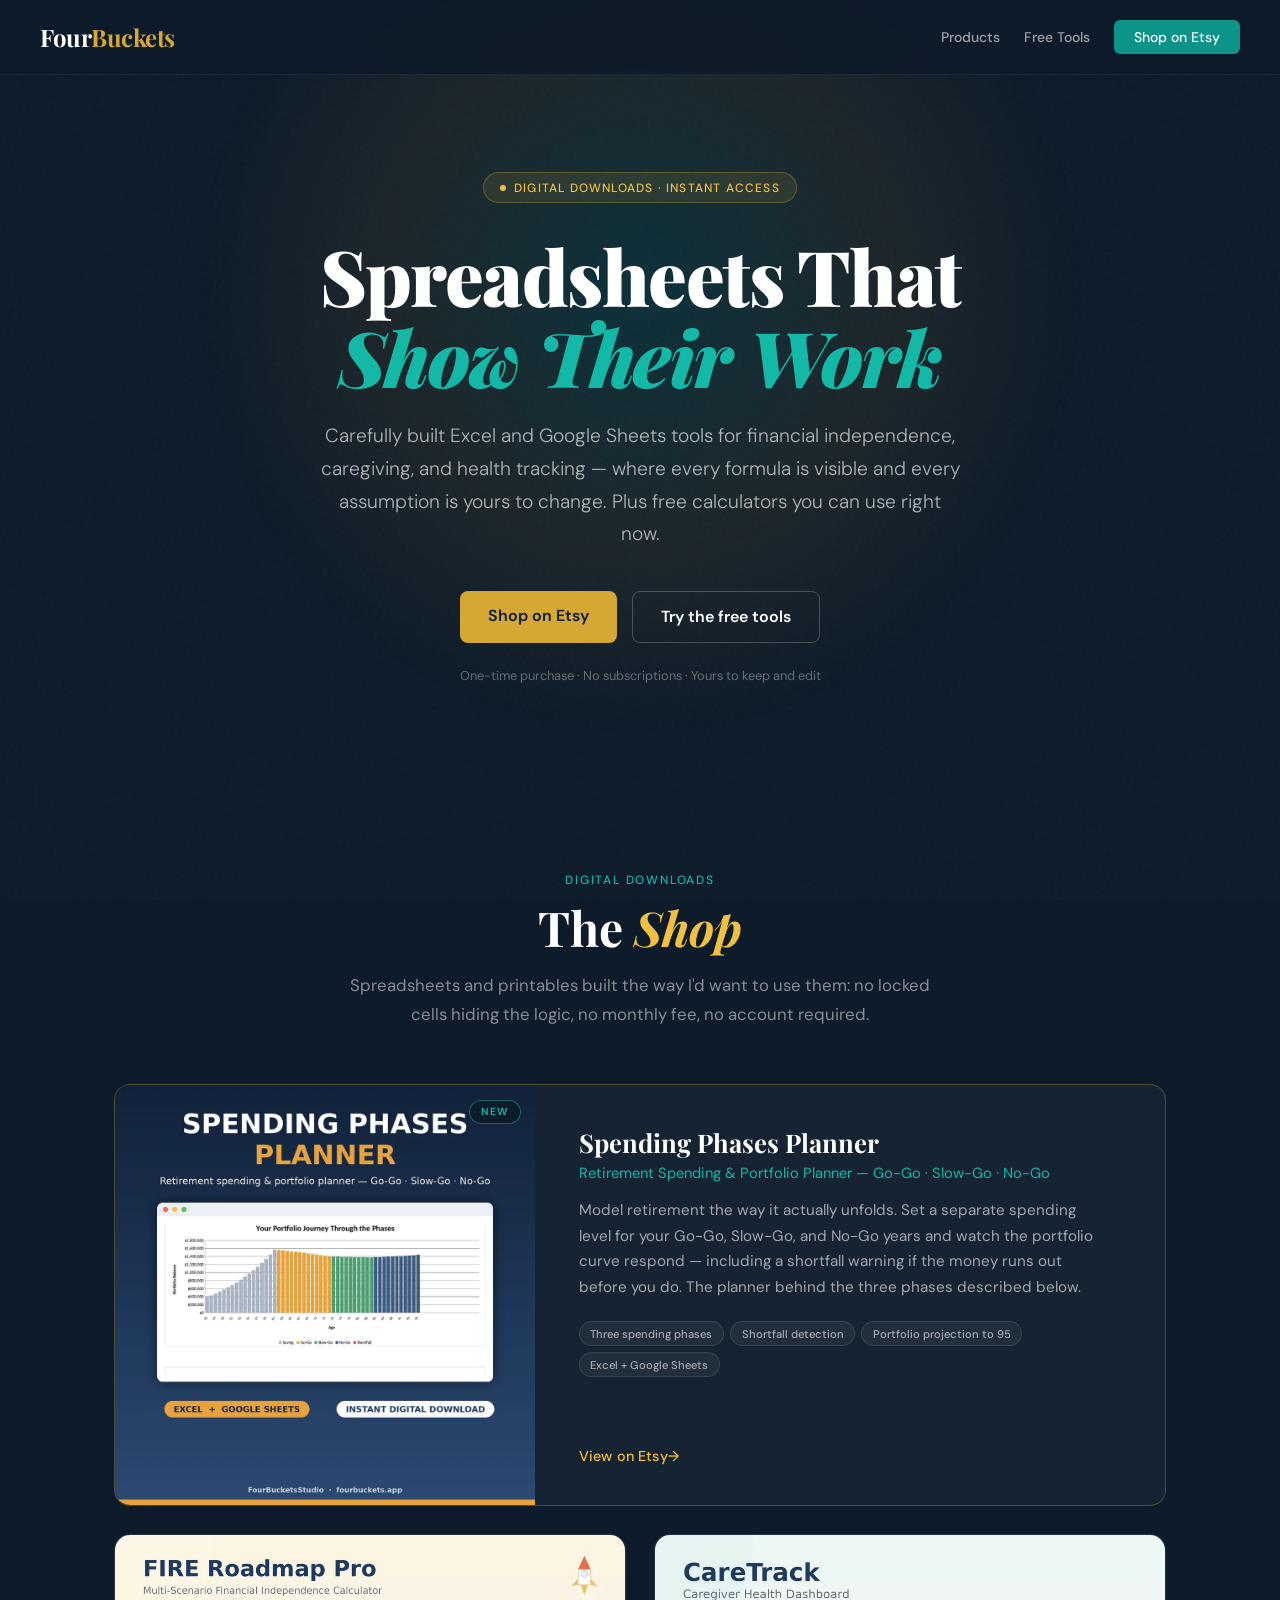
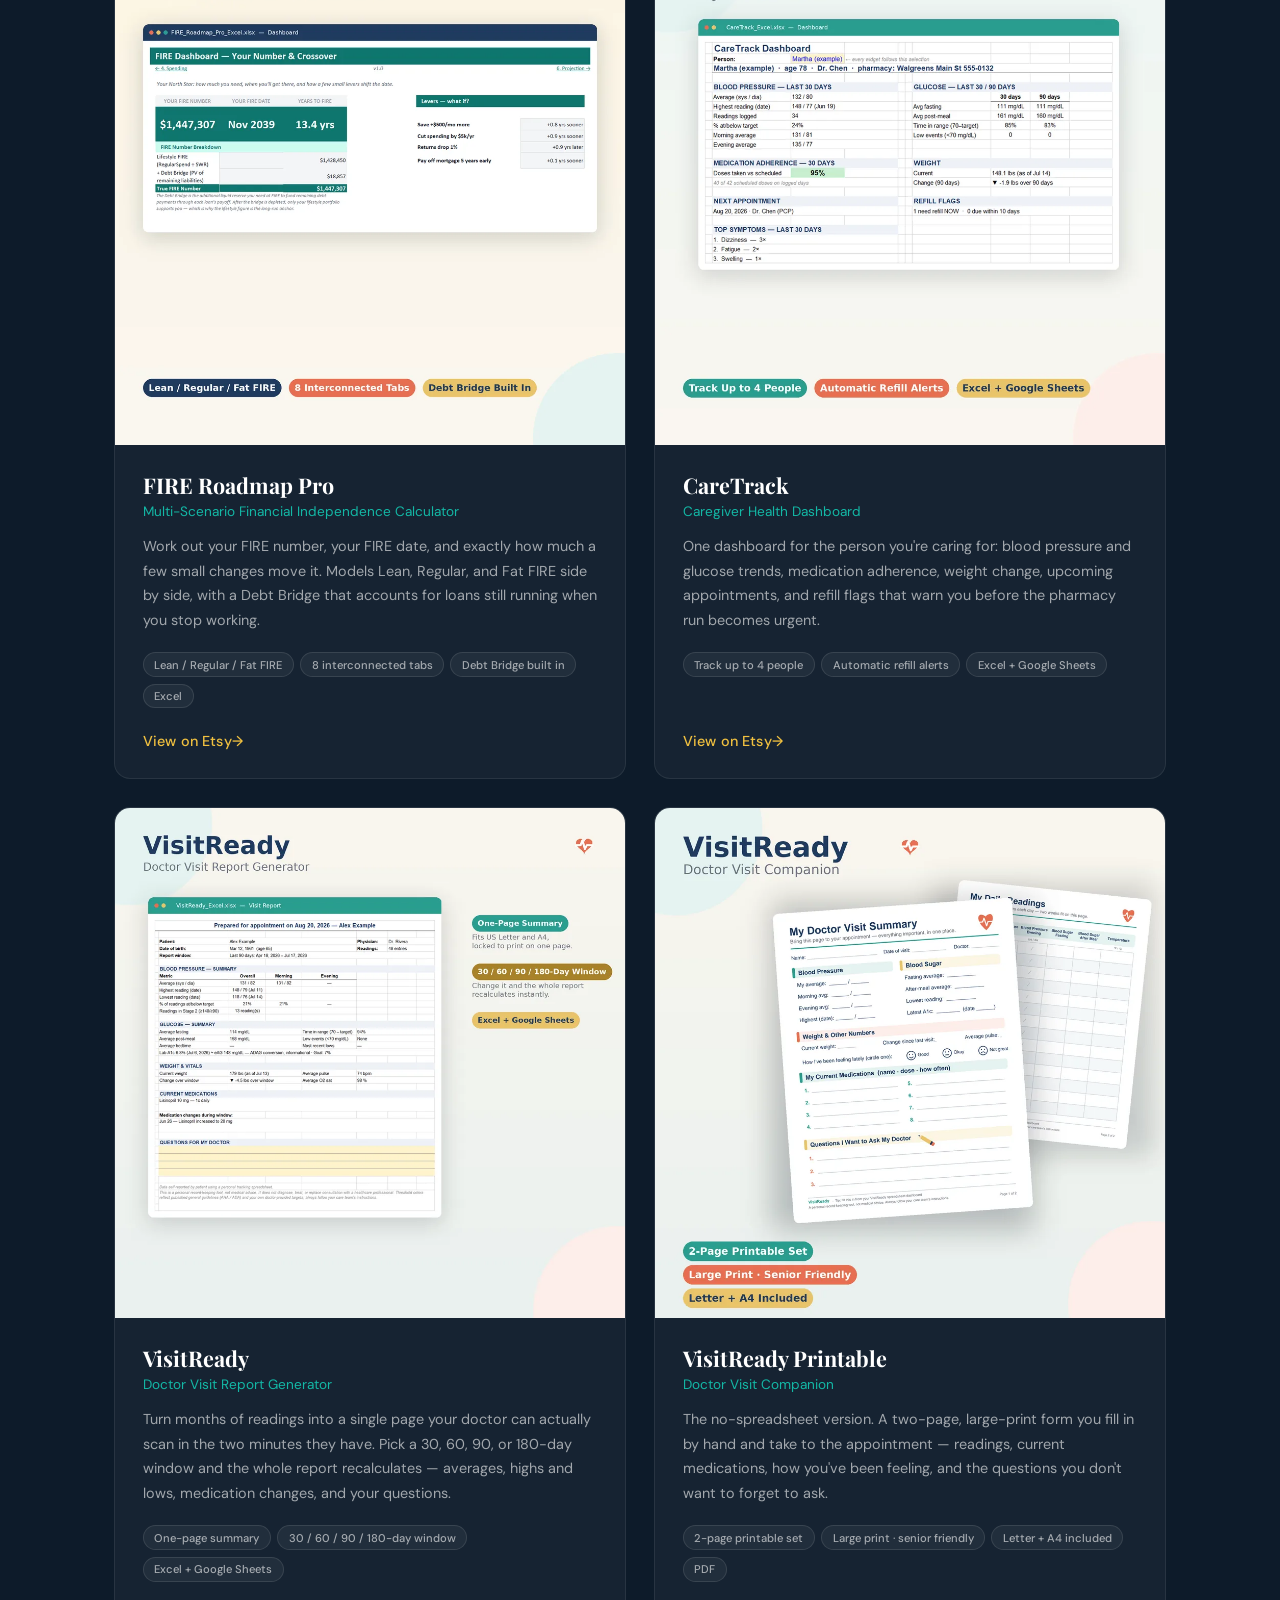
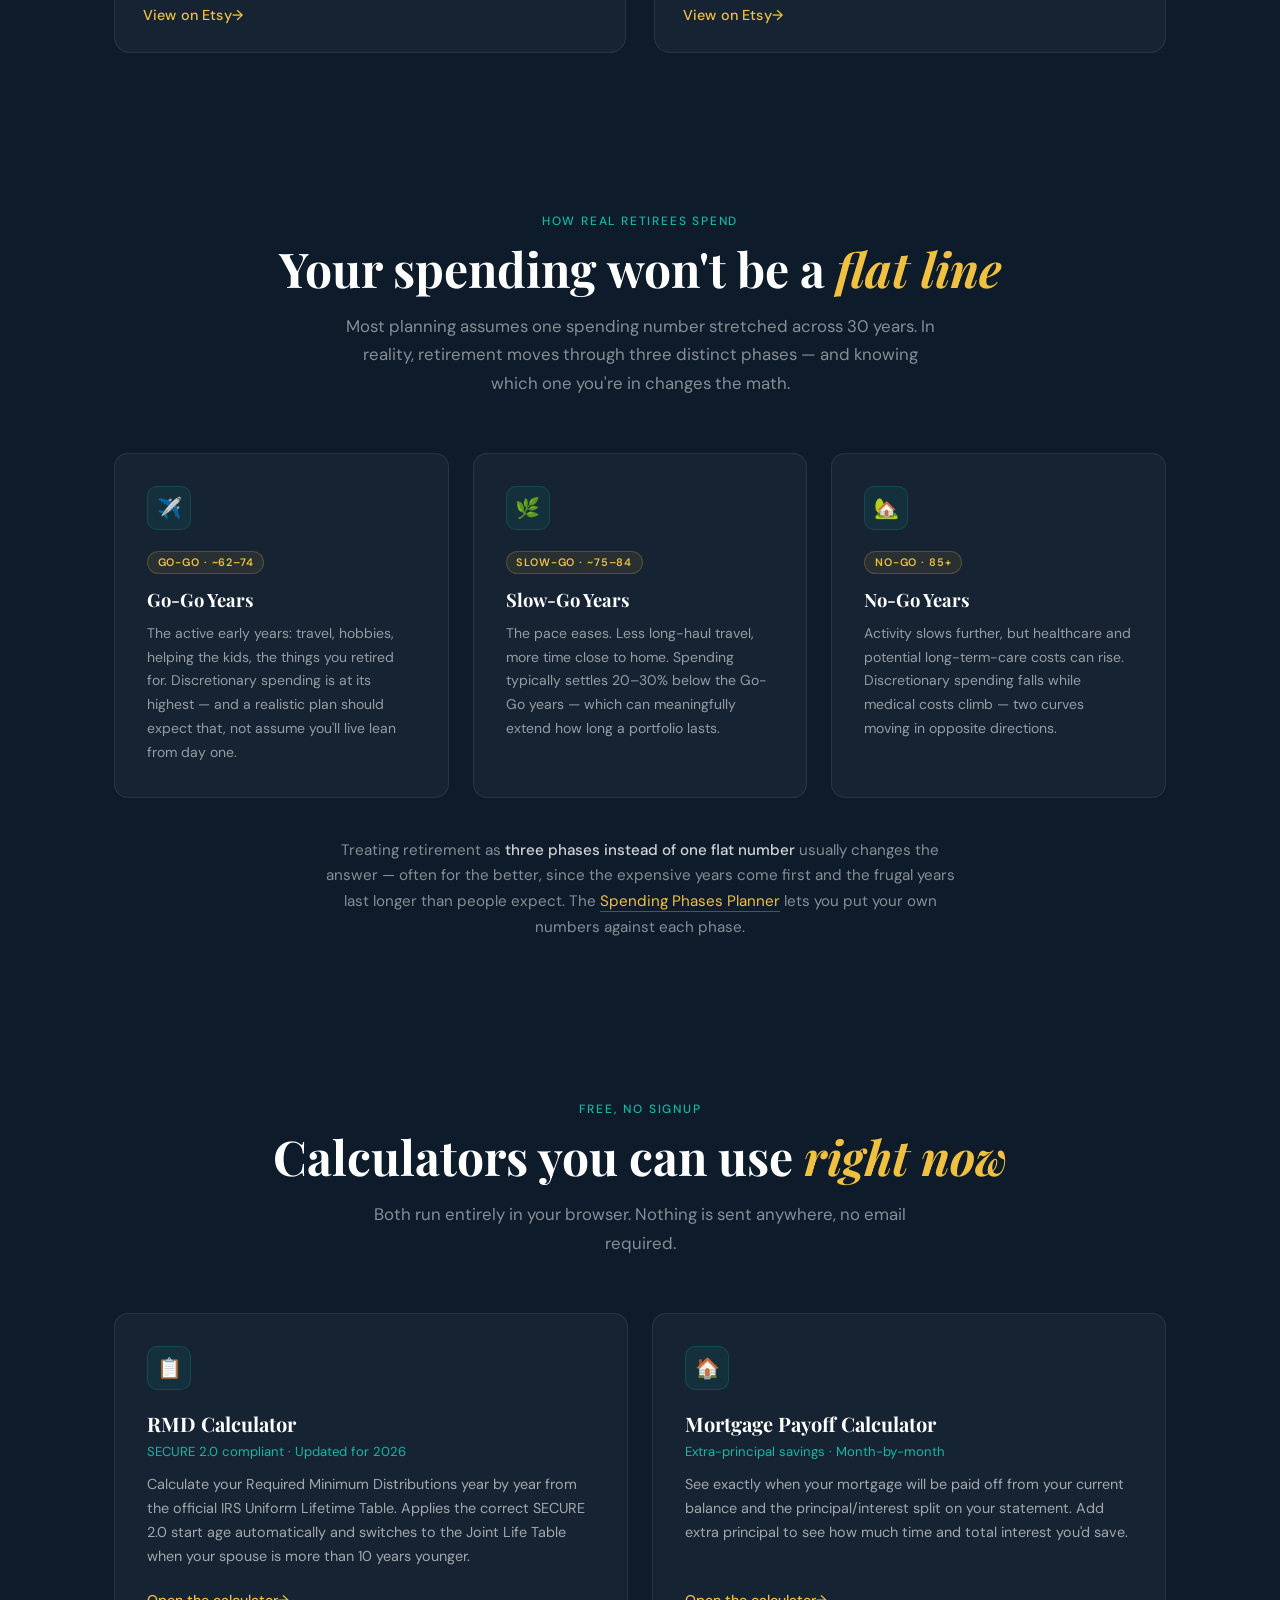
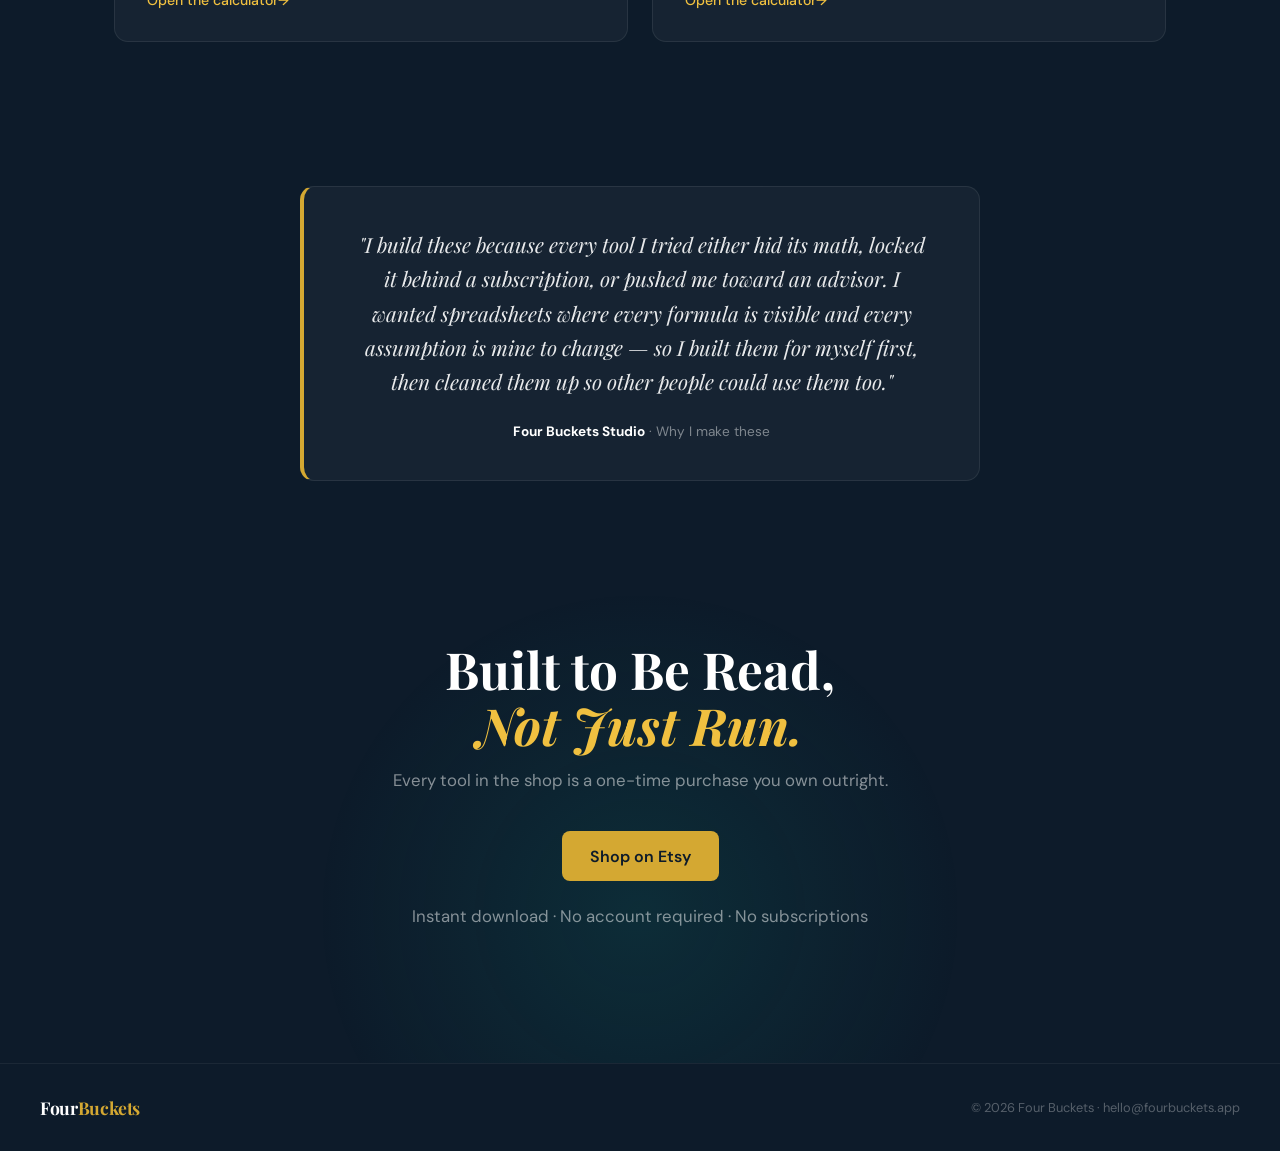
<file: index.html>
<!DOCTYPE html>
<html lang="en">
<head>
<meta charset="UTF-8">
<meta name="viewport" content="width=device-width, initial-scale=1.0">
<title>Four Buckets Studio — Spreadsheets &amp; Printables for FIRE, Retirement &amp; Caregiving</title>
<meta name="description" content="Carefully built Excel and Google Sheets tools for financial independence, caregiving, and doctor visits — plus free retirement calculators. No subscriptions.">
<meta name="robots" content="index,follow,max-image-preview:large">
<link rel="canonical" href="https://fourbuckets.app/">

<!-- Open Graph -->
<meta property="og:title" content="Four Buckets Studio — Spreadsheets & Printables for FIRE, Retirement & Caregiving">
<meta property="og:description" content="Carefully built Excel and Google Sheets tools for financial independence, caregiving, and doctor visits — plus free retirement calculators. No subscriptions.">
<meta property="og:type" content="website">
<meta property="og:url" content="https://fourbuckets.app/">
<meta property="og:site_name" content="Four Buckets">

<link rel="icon" href="data:image/svg+xml,<svg xmlns='http://www.w3.org/2000/svg' viewBox='0 0 100 100'><text y='.9em' font-size='90'>💰</text></svg>">
<link rel="preconnect" href="https://fonts.googleapis.com">
<link rel="preconnect" href="https://fonts.gstatic.com" crossorigin>
<link href="https://fonts.googleapis.com/css2?family=Playfair+Display:ital,wght@0,400;0,700;0,900;1,400&family=DM+Sans:wght@300;400;500&display=swap" rel="stylesheet">
<link rel="stylesheet" href="/css/shared.css">
<style>
main { position: relative; z-index: 1; }

/* ── Hero ── */
.hero {
  position: relative;
  min-height: 88vh;
  display: flex;
  flex-direction: column;
  align-items: center;
  justify-content: center;
  text-align: center;
  padding: 8rem 1.5rem 4rem;
  overflow: hidden;
}

.hero::after {
  content: '';
  position: absolute;
  top: -20%;
  left: 50%;
  transform: translateX(-50%);
  width: 900px;
  height: 900px;
  background: radial-gradient(ellipse at center,
    rgba(13,148,136,0.18) 0%,
    rgba(212,168,50,0.08) 40%,
    transparent 70%);
  pointer-events: none;
  z-index: 0;
}

.hero > * { position: relative; z-index: 1; }

.hero-badge {
  display: inline-flex;
  align-items: center;
  gap: 0.5rem;
  background: rgba(212,168,50,0.12);
  border: 1px solid rgba(212,168,50,0.3);
  color: var(--gold2);
  font-size: 0.75rem;
  font-weight: 500;
  letter-spacing: 0.1em;
  text-transform: uppercase;
  padding: 0.4rem 1rem;
  border-radius: 999px;
  margin-bottom: 2rem;
  animation: fadeUp 0.6s ease both;
}

.hero-badge::before {
  content: '';
  width: 6px; height: 6px;
  background: var(--gold2);
  border-radius: 50%;
  animation: pulse 2s ease infinite;
}

@keyframes pulse {
  0%, 100% { opacity: 1; transform: scale(1); }
  50% { opacity: 0.5; transform: scale(0.8); }
}

h1 {
  font-family: 'Playfair Display', serif;
  font-size: clamp(2.6rem, 6vw, 5rem);
  font-weight: 900;
  line-height: 1.05;
  letter-spacing: -0.02em;
  max-width: 900px;
  margin: 0 auto 1.5rem;
  animation: fadeUp 0.6s 0.1s ease both;
}
h1 em { font-style: italic; color: var(--teal2); }

.hero-sub {
  font-size: clamp(1rem, 2vw, 1.2rem);
  font-weight: 300;
  color: rgba(255,255,255,0.65);
  max-width: 640px;
  margin: 0 auto 2.5rem;
  line-height: 1.7;
  animation: fadeUp 0.6s 0.2s ease both;
}

/* ── Buttons ── */
.hero-actions {
  display: flex;
  gap: 0.9rem;
  justify-content: center;
  flex-wrap: wrap;
  animation: fadeUp 0.6s 0.3s ease both;
}

.btn {
  display: inline-block;
  padding: 0.9rem 1.75rem;
  border-radius: 8px;
  font-family: 'DM Sans', sans-serif;
  font-size: 1rem;
  font-weight: 600;
  text-decoration: none;
  transition: background 0.2s, transform 0.15s, border-color 0.2s, color 0.2s;
  white-space: nowrap;
}
.btn-primary {
  background: var(--gold);
  color: var(--navy);
}
.btn-primary:hover { background: var(--gold2); transform: translateY(-1px); }

.btn-secondary {
  background: transparent;
  color: var(--white);
  border: 1px solid rgba(255,255,255,0.22);
}
.btn-secondary:hover {
  border-color: var(--teal2);
  color: var(--teal2);
  transform: translateY(-1px);
}

.hero-note {
  font-size: 0.8rem;
  color: rgba(255,255,255,0.35);
  margin-top: 1.5rem;
  animation: fadeUp 0.6s 0.35s ease both;
}

/* ── Section scaffolding ── */
.section {
  padding: 5rem 1.5rem;
  max-width: 1100px;
  margin: 0 auto;
}

.section-label {
  font-size: 0.75rem;
  font-weight: 500;
  letter-spacing: 0.15em;
  text-transform: uppercase;
  color: var(--teal2);
  text-align: center;
  margin-bottom: 0.75rem;
}

.section-title {
  font-family: 'Playfair Display', serif;
  font-size: clamp(2rem, 4vw, 3rem);
  font-weight: 700;
  text-align: center;
  margin-bottom: 1rem;
  line-height: 1.15;
}
.section-title em { font-style: italic; color: var(--gold2); }

.section-sub {
  text-align: center;
  color: rgba(255,255,255,0.5);
  font-size: 1.05rem;
  max-width: 600px;
  margin: 0 auto 3.5rem;
  line-height: 1.7;
}

/* ── Product cards ── */
.product-grid {
  display: grid;
  grid-template-columns: repeat(2, 1fr);
  gap: 1.75rem;
}

.product-card {
  display: flex;
  flex-direction: column;
  background: rgba(255,255,255,0.04);
  border: 1px solid rgba(255,255,255,0.08);
  border-radius: 16px;
  overflow: hidden;
  transition: background 0.2s, border-color 0.2s, transform 0.2s;
}
.product-card:hover {
  background: rgba(255,255,255,0.07);
  border-color: rgba(13,148,136,0.32);
  transform: translateY(-3px);
}

.product-media {
  position: relative;
  aspect-ratio: 1 / 1;
  background: var(--cream);
  overflow: hidden;
}
.product-media img {
  width: 100%;
  height: 100%;
  object-fit: cover;
  display: block;
}

.product-status {
  position: absolute;
  top: 0.9rem;
  right: 0.9rem;
  background: rgba(13,27,42,0.88);
  border: 1px solid rgba(212,168,50,0.45);
  color: var(--gold2);
  font-size: 0.65rem;
  font-weight: 600;
  letter-spacing: 0.1em;
  text-transform: uppercase;
  padding: 0.3rem 0.7rem;
  border-radius: 999px;
  backdrop-filter: blur(6px);
}

.product-body {
  padding: 1.6rem 1.75rem 1.75rem;
  display: flex;
  flex-direction: column;
  flex: 1;
}

.product-card h3 {
  font-family: 'Playfair Display', serif;
  font-size: 1.35rem;
  font-weight: 700;
  margin-bottom: 0.25rem;
}

.product-tagline {
  font-size: 0.85rem;
  color: var(--teal2);
  margin-bottom: 0.9rem;
}

.product-card p {
  font-size: 0.9rem;
  color: rgba(255,255,255,0.6);
  line-height: 1.7;
  margin-bottom: 1.25rem;
}

.product-badges {
  display: flex;
  flex-wrap: wrap;
  gap: 0.4rem;
  margin-bottom: 1.5rem;
}
.product-badges span {
  font-size: 0.7rem;
  font-weight: 500;
  color: rgba(255,255,255,0.6);
  background: rgba(255,255,255,0.05);
  border: 1px solid rgba(255,255,255,0.1);
  padding: 0.28rem 0.65rem;
  border-radius: 999px;
}

.product-cta {
  margin-top: auto;
  font-size: 0.9rem;
  font-weight: 500;
  color: var(--gold2);
  text-decoration: none;
  letter-spacing: 0.01em;
}
.product-cta::after {
  content: ' →';
  display: inline-block;
  transition: transform 0.15s;
}
.product-card:hover .product-cta::after { transform: translateX(3px); }

/* Featured card — spans the grid, image beside the copy */
.product-card.featured {
  grid-column: 1 / -1;
  flex-direction: row;
  border-color: rgba(212,168,50,0.3);
}
.product-card.featured:hover { border-color: rgba(212,168,50,0.5); }
.product-card.featured .product-media {
  flex: 0 0 40%;
  aspect-ratio: 1 / 1;
}
.product-card.featured .product-body {
  justify-content: center;
  padding: 2.5rem 2.75rem;
}
.product-card.featured h3 { font-size: 1.6rem; }
.product-card.featured .product-tagline { font-size: 0.92rem; }
.product-card.featured p { font-size: 0.95rem; max-width: 52ch; }
.product-status.new {
  border-color: rgba(20,184,166,0.5);
  color: var(--teal2);
}

/* ── Spending phases ── */
.features-grid {
  display: grid;
  grid-template-columns: repeat(3, 1fr);
  gap: 1.5rem;
}

.feature-card {
  background: rgba(255,255,255,0.04);
  border: 1px solid rgba(255,255,255,0.08);
  border-radius: 14px;
  padding: 2rem;
  transition: background 0.2s, border-color 0.2s, transform 0.2s;
}
.feature-card:hover {
  background: rgba(255,255,255,0.07);
  border-color: rgba(13,148,136,0.3);
  transform: translateY(-3px);
}

.feature-icon {
  width: 44px; height: 44px;
  background: rgba(13,148,136,0.12);
  border: 1px solid rgba(13,148,136,0.25);
  border-radius: 10px;
  display: flex;
  align-items: center;
  justify-content: center;
  font-size: 1.25rem;
  margin-bottom: 1.25rem;
}

.feature-card h3 {
  font-family: 'Playfair Display', serif;
  font-size: 1.15rem;
  margin-bottom: 0.6rem;
}
.feature-card p {
  font-size: 0.875rem;
  color: rgba(255,255,255,0.55);
  line-height: 1.7;
}

.phase-range {
  display: inline-block;
  font-size: 0.68rem;
  font-weight: 600;
  letter-spacing: 0.08em;
  text-transform: uppercase;
  color: var(--gold2);
  background: rgba(212,168,50,0.1);
  border: 1px solid rgba(212,168,50,0.25);
  padding: 0.2rem 0.6rem;
  border-radius: 999px;
  margin-bottom: 0.85rem;
}
.phases-note {
  text-align: center;
  color: rgba(255,255,255,0.5);
  font-size: 0.95rem;
  line-height: 1.7;
  max-width: 640px;
  margin: 2.5rem auto 0;
}
.phases-note strong { color: rgba(255,255,255,0.8); font-weight: 500; }
.phases-note a {
  color: var(--gold2);
  text-decoration: none;
  border-bottom: 1px solid rgba(240,192,64,0.35);
  transition: border-color 0.15s;
}
.phases-note a:hover { border-bottom-color: var(--gold2); }

/* ── Free tools ── */
.tools-grid {
  display: grid;
  grid-template-columns: repeat(2, 1fr);
  gap: 1.5rem;
}

.tool-card {
  display: flex;
  flex-direction: column;
  background: rgba(255,255,255,0.04);
  border: 1px solid rgba(255,255,255,0.08);
  border-radius: 14px;
  padding: 2rem;
  text-decoration: none;
  color: inherit;
  transition: background 0.2s, border-color 0.2s, transform 0.2s;
}
.tool-card:hover {
  background: rgba(255,255,255,0.07);
  border-color: rgba(13,148,136,0.35);
  transform: translateY(-3px);
}
.tool-card h3 {
  font-family: 'Playfair Display', serif;
  font-size: 1.25rem;
  font-weight: 700;
  margin-bottom: 0.35rem;
}
.tool-card .tagline {
  font-size: 0.82rem;
  color: var(--teal2);
  margin-bottom: 0.85rem;
}
.tool-card p {
  font-size: 0.9rem;
  color: rgba(255,255,255,0.6);
  line-height: 1.65;
  margin-bottom: 1.4rem;
  flex: 1;
}
.tool-card .cta {
  font-size: 0.88rem;
  color: var(--gold2);
  font-weight: 500;
}
.tool-card .cta::after {
  content: ' →';
  display: inline-block;
  transition: transform 0.15s;
}
.tool-card:hover .cta::after { transform: translateX(3px); }

/* ── About / founder note ── */
.about {
  padding: 4rem 1.5rem;
  text-align: center;
}
.quote-block {
  max-width: 680px;
  margin: 0 auto;
  background: rgba(255,255,255,0.04);
  border: 1px solid rgba(255,255,255,0.08);
  border-left: 4px solid var(--gold);
  border-radius: 14px;
  padding: 2.5rem 3rem;
}
.quote-text {
  font-family: 'Playfair Display', serif;
  font-size: clamp(1.05rem, 2vw, 1.3rem);
  font-style: italic;
  line-height: 1.65;
  margin-bottom: 1.5rem;
  color: rgba(255,255,255,0.9);
}
.quote-author {
  font-size: 0.85rem;
  color: rgba(255,255,255,0.45);
}
.quote-author strong { color: var(--white); }

/* ── Final CTA ── */
.cta-section {
  padding: 6rem 1.5rem;
  text-align: center;
  position: relative;
  overflow: hidden;
}
.cta-section::before {
  content: '';
  position: absolute;
  bottom: -200px;
  left: 50%;
  transform: translateX(-50%);
  width: 700px;
  height: 700px;
  background: radial-gradient(ellipse at center,
    rgba(13,148,136,0.15) 0%, transparent 65%);
  pointer-events: none;
}
.cta-section > * { position: relative; }
.cta-section h2 {
  font-family: 'Playfair Display', serif;
  font-size: clamp(2rem, 4vw, 3.2rem);
  margin-bottom: 1rem;
  line-height: 1.1;
}
.cta-section h2 em { font-style: italic; color: var(--gold2); }
.cta-section p {
  color: rgba(255,255,255,0.5);
  margin-bottom: 2.5rem;
  font-size: 1.05rem;
}
.cta-note {
  font-size: 0.8rem;
  color: rgba(255,255,255,0.3);
  margin-top: 1.5rem;
}

/* ── Responsive ── */
@media (max-width: 768px) {
  .hero { padding: 7rem 1.25rem 3rem; min-height: auto; }
  .hero-actions { flex-direction: column; align-items: stretch; }
  .btn { width: 100%; text-align: center; }
  .section { padding: 3.5rem 1.25rem; }
  .product-grid { grid-template-columns: 1fr; }
  .product-card.featured { flex-direction: column; }
  .product-card.featured .product-media { flex: none; }
  .product-card.featured .product-body { padding: 1.6rem 1.75rem 1.75rem; }
  .product-card.featured h3 { font-size: 1.35rem; }
  .features-grid { grid-template-columns: 1fr; }
  .tools-grid { grid-template-columns: 1fr; }
  .quote-block { padding: 1.75rem 1.5rem; }
  .about { padding: 3rem 1.25rem; }
  .cta-section { padding: 4rem 1.25rem; }
}
</style>
<script data-goatcounter="https://fourbuckets.goatcounter.com/count"
        async src="//gc.zgo.at/count.js"></script>
</head>
<body>

<!-- Nav -->
<nav>
  <a href="/" class="logo">Four<span>Buckets</span></a>
  <div class="nav-links" style="display:flex;gap:1.5rem;align-items:center">
    <a href="#products">Products</a>
    <a href="/tools/">Free Tools</a>
    <a href="https://www.etsy.com/shop/FourBucketsStudio/" class="nav-cta" target="_blank" rel="noopener">Shop on Etsy</a>
  </div>
</nav>

<main>

<!-- Hero -->
<section class="hero" id="top">
  <span class="hero-badge">Digital downloads · Instant access</span>

  <h1>Spreadsheets That<br><em>Show Their Work</em></h1>

  <p class="hero-sub">
    Carefully built Excel and Google Sheets tools for financial independence, caregiving, and health tracking — where every formula is visible and every assumption is yours to change. Plus free calculators you can use right now.
  </p>

  <div class="hero-actions">
    <a href="https://www.etsy.com/shop/FourBucketsStudio/" class="btn btn-primary" target="_blank" rel="noopener">Shop on Etsy</a>
    <a href="#tools" class="btn btn-secondary">Try the free tools</a>
  </div>

  <p class="hero-note">One-time purchase · No subscriptions · Yours to keep and edit</p>
</section>

<!-- Products -->
<section class="section" id="products">
  <div class="section-label">Digital downloads</div>
  <h2 class="section-title">The <em>Shop</em></h2>
  <p class="section-sub">Spreadsheets and printables built the way I'd want to use them: no locked cells hiding the logic, no monthly fee, no account required.</p>

  <div class="product-grid">

    <div class="product-card featured">
      <div class="product-media">
        <img src="/img/products/web/spending-phases-planner.webp" width="1000" height="1000"
             alt="Spending Phases Planner chart titled Your Portfolio Journey Through the Phases, with portfolio balance bars colour-coded by Saving, Go-Go, Slow-Go and No-Go phases from age 45 to 95.">
        <span class="product-status new">New</span>
      </div>
      <div class="product-body">
        <h3>Spending Phases Planner</h3>
        <div class="product-tagline">Retirement Spending &amp; Portfolio Planner — Go-Go · Slow-Go · No-Go</div>
        <p>Model retirement the way it actually unfolds. Set a separate spending level for your Go-Go, Slow-Go, and No-Go years and watch the portfolio curve respond — including a shortfall warning if the money runs out before you do. The planner behind the three phases described below.</p>
        <div class="product-badges">
          <span>Three spending phases</span>
          <span>Shortfall detection</span>
          <span>Portfolio projection to 95</span>
          <span>Excel + Google Sheets</span>
        </div>
        <a class="product-cta" href="https://www.etsy.com/listing/4542950125/retirement-spending-phases-planner-go-go" target="_blank" rel="noopener">View on Etsy</a>
      </div>
    </div>

    <div class="product-card">
      <div class="product-media">
        <img src="/img/products/web/fire-roadmap-pro.webp" width="1000" height="1000" loading="lazy"
             alt="FIRE Roadmap Pro spreadsheet dashboard showing a FIRE number of $1,447,307, a FIRE date of November 2039, and what-if levers.">
      </div>
      <div class="product-body">
        <h3>FIRE Roadmap Pro</h3>
        <div class="product-tagline">Multi-Scenario Financial Independence Calculator</div>
        <p>Work out your FIRE number, your FIRE date, and exactly how much a few small changes move it. Models Lean, Regular, and Fat FIRE side by side, with a Debt Bridge that accounts for loans still running when you stop working.</p>
        <div class="product-badges">
          <span>Lean / Regular / Fat FIRE</span>
          <span>8 interconnected tabs</span>
          <span>Debt Bridge built in</span>
          <span>Excel</span>
        </div>
        <a class="product-cta" href="https://www.etsy.com/listing/4542957008/fire-roadmap-pro-financial-independence" target="_blank" rel="noopener">View on Etsy</a>
      </div>
    </div>

    <div class="product-card">
      <div class="product-media">
        <img src="/img/products/web/caretrack.webp" width="1000" height="1000" loading="lazy"
             alt="CareTrack caregiver health dashboard showing blood pressure, glucose, medication adherence, weight, next appointment and refill flags.">
      </div>
      <div class="product-body">
        <h3>CareTrack</h3>
        <div class="product-tagline">Caregiver Health Dashboard</div>
        <p>One dashboard for the person you're caring for: blood pressure and glucose trends, medication adherence, weight change, upcoming appointments, and refill flags that warn you before the pharmacy run becomes urgent.</p>
        <div class="product-badges">
          <span>Track up to 4 people</span>
          <span>Automatic refill alerts</span>
          <span>Excel + Google Sheets</span>
        </div>
        <a class="product-cta" href="https://www.etsy.com/listing/4542955564/caregiver-health-dashboard-track-up-to-4" target="_blank" rel="noopener">View on Etsy</a>
      </div>
    </div>

    <div class="product-card">
      <div class="product-media">
        <img src="/img/products/web/visitready-spreadsheet.webp" width="1000" height="1000" loading="lazy"
             alt="VisitReady spreadsheet generating a one-page doctor visit report with blood pressure, glucose, weight, medications and questions.">
      </div>
      <div class="product-body">
        <h3>VisitReady</h3>
        <div class="product-tagline">Doctor Visit Report Generator</div>
        <p>Turn months of readings into a single page your doctor can actually scan in the two minutes they have. Pick a 30, 60, 90, or 180-day window and the whole report recalculates — averages, highs and lows, medication changes, and your questions.</p>
        <div class="product-badges">
          <span>One-page summary</span>
          <span>30 / 60 / 90 / 180-day window</span>
          <span>Excel + Google Sheets</span>
        </div>
        <a class="product-cta" href="https://www.etsy.com/listing/4542958520/visitready-doctor-visit-report-generator" target="_blank" rel="noopener">View on Etsy</a>
      </div>
    </div>

    <div class="product-card">
      <div class="product-media">
        <img src="/img/products/web/visitready-printable.webp" width="1000" height="1000" loading="lazy"
             alt="VisitReady printable doctor visit companion, a two-page large-print form with spaces for blood pressure, blood sugar, medications and questions.">
      </div>
      <div class="product-body">
        <h3>VisitReady Printable</h3>
        <div class="product-tagline">Doctor Visit Companion</div>
        <p>The no-spreadsheet version. A two-page, large-print form you fill in by hand and take to the appointment — readings, current medications, how you've been feeling, and the questions you don't want to forget to ask.</p>
        <div class="product-badges">
          <span>2-page printable set</span>
          <span>Large print · senior friendly</span>
          <span>Letter + A4 included</span>
          <span>PDF</span>
        </div>
        <a class="product-cta" href="https://www.etsy.com/listing/4542886896/doctor-visit-companion-large-print" target="_blank" rel="noopener">View on Etsy</a>
      </div>
    </div>

  </div>
</section>

<!-- Spending phases (educational) -->
<section class="section" id="phases">
  <div class="section-label">How real retirees spend</div>
  <h2 class="section-title">Your spending won't be a <em>flat line</em></h2>
  <p class="section-sub">Most planning assumes one spending number stretched across 30 years. In reality, retirement moves through three distinct phases — and knowing which one you're in changes the math.</p>

  <div class="features-grid">
    <div class="feature-card">
      <div class="feature-icon">✈️</div>
      <span class="phase-range">Go-Go · ~62–74</span>
      <h3>Go-Go Years</h3>
      <p>The active early years: travel, hobbies, helping the kids, the things you retired for. Discretionary spending is at its highest — and a realistic plan should expect that, not assume you'll live lean from day one.</p>
    </div>
    <div class="feature-card">
      <div class="feature-icon">🌿</div>
      <span class="phase-range">Slow-Go · ~75–84</span>
      <h3>Slow-Go Years</h3>
      <p>The pace eases. Less long-haul travel, more time close to home. Spending typically settles 20–30% below the Go-Go years — which can meaningfully extend how long a portfolio lasts.</p>
    </div>
    <div class="feature-card">
      <div class="feature-icon">🏡</div>
      <span class="phase-range">No-Go · 85+</span>
      <h3>No-Go Years</h3>
      <p>Activity slows further, but healthcare and potential long-term-care costs can rise. Discretionary spending falls while medical costs climb — two curves moving in opposite directions.</p>
    </div>
  </div>

  <p class="phases-note">Treating retirement as <strong>three phases instead of one flat number</strong> usually changes the answer — often for the better, since the expensive years come first and the frugal years last longer than people expect. The <a href="#products">Spending Phases Planner</a> lets you put your own numbers against each phase.</p>
</section>

<!-- Free tools -->
<section class="section" id="tools">
  <div class="section-label">Free, no signup</div>
  <h2 class="section-title">Calculators you can use <em>right now</em></h2>
  <p class="section-sub">Both run entirely in your browser. Nothing is sent anywhere, no email required.</p>

  <div class="tools-grid">
    <a class="tool-card" href="/rmd-calculator/">
      <div class="feature-icon">📋</div>
      <h3>RMD Calculator</h3>
      <div class="tagline">SECURE 2.0 compliant · Updated for 2026</div>
      <p>Calculate your Required Minimum Distributions year by year from the official IRS Uniform Lifetime Table. Applies the correct SECURE 2.0 start age automatically and switches to the Joint Life Table when your spouse is more than 10 years younger.</p>
      <span class="cta">Open the calculator</span>
    </a>

    <a class="tool-card" href="/mortgage-payoff-calculator/">
      <div class="feature-icon">🏠</div>
      <h3>Mortgage Payoff Calculator</h3>
      <div class="tagline">Extra-principal savings · Month-by-month</div>
      <p>See exactly when your mortgage will be paid off from your current balance and the principal/interest split on your statement. Add extra principal to see how much time and total interest you'd save.</p>
      <span class="cta">Open the calculator</span>
    </a>
  </div>
</section>

<!-- About -->
<section class="about">
  <div class="quote-block">
    <p class="quote-text">"I build these because every tool I tried either hid its math, locked it behind a subscription, or pushed me toward an advisor. I wanted spreadsheets where every formula is visible and every assumption is mine to change — so I built them for myself first, then cleaned them up so other people could use them too."</p>
    <p class="quote-author"><strong>Four Buckets Studio</strong> · Why I make these</p>
  </div>
</section>

<!-- Final CTA -->
<section class="cta-section">
  <h2>Built to Be Read,<br><em>Not Just Run.</em></h2>
  <p>Every tool in the shop is a one-time purchase you own outright.</p>
  <a href="https://www.etsy.com/shop/FourBucketsStudio/" class="btn btn-primary" target="_blank" rel="noopener">Shop on Etsy</a>
  <p class="cta-note">Instant download · No account required · No subscriptions</p>
</section>

</main>

<footer>
  <a href="/" class="logo" style="font-size:1.1rem">Four<span>Buckets</span></a>
  <div>© 2026 Four Buckets · <a href="mailto:hello@fourbuckets.app">hello@fourbuckets.app</a></div>
</footer>

<script>
// Subtle reveal on scroll
const observer = new IntersectionObserver(entries => {
  entries.forEach(e => {
    if (e.isIntersecting) {
      e.target.style.opacity = '1';
      e.target.style.transform = 'translateY(0)';
    }
  });
}, { threshold: 0.1 });

document.querySelectorAll('.product-card, .feature-card, .tool-card, .quote-block').forEach(el => {
  el.style.opacity = '0';
  el.style.transform = 'translateY(24px)';
  el.style.transition = 'opacity 0.5s ease, transform 0.5s ease';
  observer.observe(el);
});
</script>
</body>
</html>
</file>
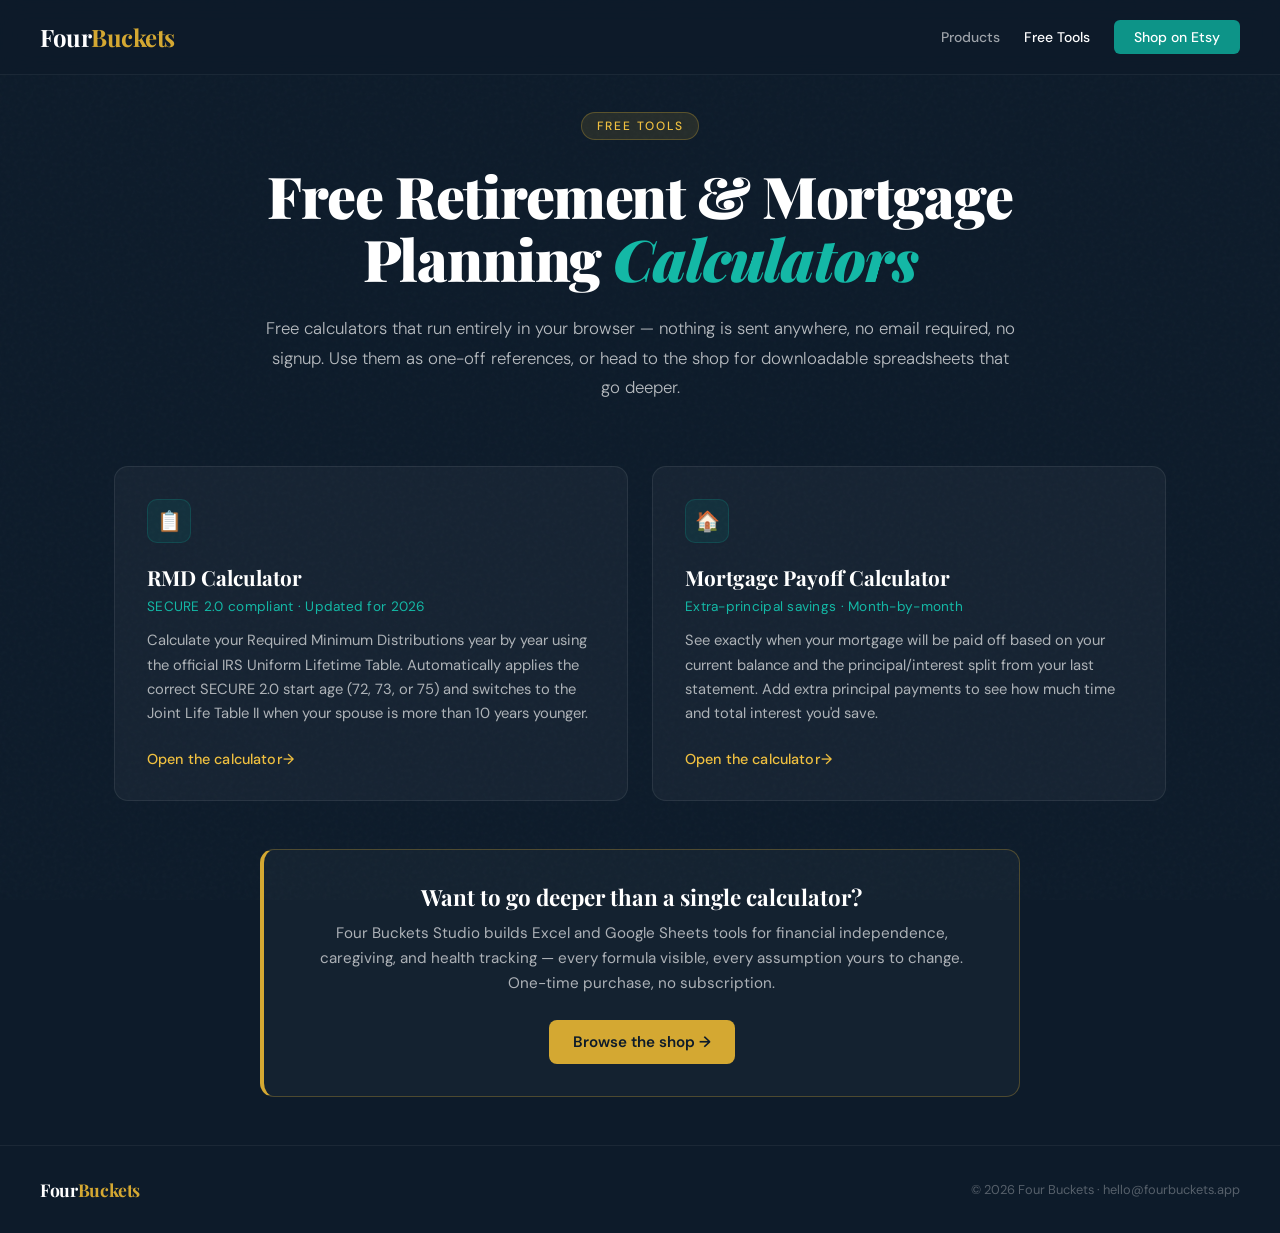
<file: tools/index.html>
<!DOCTYPE html>
<html lang="en">
<head>
<meta charset="UTF-8">
<meta name="viewport" content="width=device-width, initial-scale=1.0">
<title>Free Retirement &amp; Mortgage Planning Tools | Four Buckets</title>
<meta name="description" content="Free calculators for retirement and mortgage planning. RMD calculator (SECURE 2.0 compliant) and mortgage payoff calculator. No email required.">
<meta name="robots" content="index,follow,max-image-preview:large">
<link rel="canonical" href="https://fourbuckets.app/tools/">

<!-- Open Graph -->
<meta property="og:title" content="Free Retirement & Mortgage Planning Tools | Four Buckets">
<meta property="og:description" content="Free calculators for retirement and mortgage planning. RMD calculator (SECURE 2.0 compliant) and mortgage payoff calculator. No email required.">
<meta property="og:type" content="website">
<meta property="og:url" content="https://fourbuckets.app/tools/">
<meta property="og:site_name" content="Four Buckets">

<link rel="icon" href="data:image/svg+xml,<svg xmlns='http://www.w3.org/2000/svg' viewBox='0 0 100 100'><text y='.9em' font-size='90'>💰</text></svg>">
<link rel="preconnect" href="https://fonts.googleapis.com">
<link rel="preconnect" href="https://fonts.gstatic.com" crossorigin>
<link href="https://fonts.googleapis.com/css2?family=Playfair+Display:ital,wght@0,400;0,700;0,900;1,400&family=DM+Sans:wght@300;400;500&display=swap" rel="stylesheet">
<link rel="stylesheet" href="/css/shared.css">
<link rel="stylesheet" href="/css/tool-page.css">

<style>
/* Tools-index-specific styling */

.tools-grid {
  max-width: 1100px;
  margin: 1rem auto 0;
  padding: 0 1.5rem;
  display: grid;
  grid-template-columns: repeat(2, 1fr);
  gap: 1.5rem;
}

.tool-card {
  position: relative;
  display: flex;
  flex-direction: column;
  background: rgba(255,255,255,0.04);
  border: 1px solid rgba(255,255,255,0.08);
  border-radius: 14px;
  padding: 2rem;
  text-decoration: none;
  color: inherit;
  transition: background 0.2s, border-color 0.2s, transform 0.2s;
}
.tool-card:hover {
  background: rgba(255,255,255,0.07);
  border-color: rgba(13,148,136,0.35);
  transform: translateY(-3px);
}

.tool-card .icon {
  width: 44px; height: 44px;
  background: rgba(13,148,136,0.12);
  border: 1px solid rgba(13,148,136,0.25);
  border-radius: 10px;
  display: flex;
  align-items: center;
  justify-content: center;
  font-size: 1.25rem;
  margin-bottom: 1.25rem;
}

.tool-card h2 {
  font-family: 'Playfair Display', serif;
  font-size: 1.3rem;
  font-weight: 700;
  margin-bottom: 0.4rem;
  color: var(--white);
}

.tool-card .tagline {
  font-size: 0.85rem;
  color: var(--teal2);
  letter-spacing: 0.02em;
  margin-bottom: 0.85rem;
}

.tool-card .description {
  font-size: 0.92rem;
  color: rgba(255,255,255,0.65);
  line-height: 1.65;
  margin-bottom: 1.5rem;
  flex: 1;
}

.tool-card .cta {
  font-size: 0.9rem;
  color: var(--gold2);
  font-weight: 500;
  letter-spacing: 0.01em;
}
.tool-card .cta::after {
  content: ' →';
  transition: transform 0.15s;
  display: inline-block;
}
.tool-card:hover .cta::after { transform: translateX(3px); }

/* "Coming soon" placeholder card */
.tool-card.upcoming {
  opacity: 0.55;
  pointer-events: none;
}
.tool-card.upcoming .icon {
  background: rgba(255,255,255,0.05);
  border-color: rgba(255,255,255,0.1);
}
.tool-card.upcoming .tagline { color: rgba(255,255,255,0.4); }

@media (max-width: 768px) {
  .tools-grid { grid-template-columns: 1fr; padding: 0 1.25rem; }
  .tool-card { padding: 1.5rem; }
}
</style>
<script data-goatcounter="https://fourbuckets.goatcounter.com/count"
        async src="//gc.zgo.at/count.js"></script>
</head>
<body>

<!-- Nav -->
<nav>
  <a href="/" class="logo">Four<span>Buckets</span></a>
  <div class="nav-links" style="display:flex;gap:1.5rem;align-items:center">
    <a href="/#products">Products</a>
    <a href="/tools/" aria-current="page">Free Tools</a>
    <a href="https://www.etsy.com/shop/FourBucketsStudio/" class="nav-cta" target="_blank" rel="noopener">Shop on Etsy</a>
  </div>
</nav>

<main>

<header class="page-header">
  <span class="eyebrow">Free Tools</span>
  <h1>Free Retirement &amp; Mortgage Planning <em>Calculators</em></h1>
  <div class="intro-text" style="text-align:center;font-size:1.05rem">
    <p>Free calculators that run entirely in your browser — nothing is sent anywhere, no email required, no signup. Use them as one-off references, or head to the shop for downloadable spreadsheets that go deeper.</p>
  </div>
</header>

<section class="tools-grid">

  <a class="tool-card" href="/rmd-calculator/">
    <div class="icon">📋</div>
    <h2>RMD Calculator</h2>
    <div class="tagline">SECURE 2.0 compliant · Updated for 2026</div>
    <div class="description">
      Calculate your Required Minimum Distributions year by year using the official IRS Uniform Lifetime Table. Automatically applies the correct SECURE 2.0 start age (72, 73, or 75) and switches to the Joint Life Table II when your spouse is more than 10 years younger.
    </div>
    <div class="cta">Open the calculator</div>
  </a>

  <a class="tool-card" href="/mortgage-payoff-calculator/">
    <div class="icon">🏠</div>
    <h2>Mortgage Payoff Calculator</h2>
    <div class="tagline">Extra-principal savings · Month-by-month</div>
    <div class="description">
      See exactly when your mortgage will be paid off based on your current balance and the principal/interest split from your last statement. Add extra principal payments to see how much time and total interest you'd save.
    </div>
    <div class="cta">Open the calculator</div>
  </a>

</section>

<aside class="shop-cta-box">
  <h3>Want to go deeper than a single calculator?</h3>
  <p>Four Buckets Studio builds Excel and Google Sheets tools for financial independence, caregiving, and health tracking — every formula visible, every assumption yours to change. One-time purchase, no subscription.</p>
  <a href="https://www.etsy.com/shop/FourBucketsStudio/" target="_blank" rel="noopener">Browse the shop →</a>
</aside>

</main>

<footer>
  <a href="/" class="logo" style="font-size:1.1rem">Four<span>Buckets</span></a>
  <div>© 2026 Four Buckets · <a href="mailto:hello@fourbuckets.app">hello@fourbuckets.app</a></div>
</footer>

</body>
</html>
</file>
<file: css/shared.css>
/* ==========================================================================
   Four Buckets — shared shell styles
   Loaded by both /index.html and /rmd-calculator/index.html.
   Only contains styles common to every page (reset, palette, body, nav,
   footer, base typography). Page-specific styles stay inline on each page.
   ========================================================================== */

*, *::before, *::after { box-sizing: border-box; margin: 0; padding: 0; }

:root {
  --navy:   #0d1b2a;
  --navy2:  #112236;
  --teal:   #0d9488;
  --teal2:  #14b8a6;
  --gold:   #d4a832;
  --gold2:  #f0c040;
  --cream:  #faf6ee;
  --slate:  #64748b;
  --light:  #f1f5f9;
  --white:  #ffffff;
}

html { scroll-behavior: smooth; }

body {
  font-family: 'DM Sans', sans-serif;
  background: var(--navy);
  color: var(--white);
  overflow-x: hidden;
}

/* ── Noise texture overlay ── */
body::before {
  content: '';
  position: fixed;
  inset: 0;
  background-image: url("data:image/svg+xml,%3Csvg viewBox='0 0 256 256' xmlns='http://www.w3.org/2000/svg'%3E%3Cfilter id='noise'%3E%3CfeTurbulence type='fractalNoise' baseFrequency='0.9' numOctaves='4' stitchTiles='stitch'/%3E%3C/filter%3E%3Crect width='100%25' height='100%25' filter='url(%23noise)' opacity='0.04'/%3E%3C/svg%3E");
  pointer-events: none;
  z-index: 0;
  opacity: 0.6;
}

/* ── Typography helper ── */
.serif { font-family: 'Playfair Display', serif; }

/* ── Top nav ── */
nav {
  position: fixed;
  top: 0; left: 0; right: 0;
  z-index: 100;
  display: flex;
  align-items: center;
  justify-content: space-between;
  padding: 1.25rem 2.5rem;
  background: rgba(13,27,42,0.85);
  backdrop-filter: blur(12px);
  border-bottom: 1px solid rgba(255,255,255,0.06);
}

.logo {
  font-family: 'Playfair Display', serif;
  font-size: 1.5rem;
  font-weight: 700;
  color: var(--white);
  letter-spacing: -0.02em;
  text-decoration: none;
}
.logo span { color: var(--gold); }

nav a {
  color: rgba(255,255,255,0.6);
  text-decoration: none;
  font-size: 0.875rem;
  font-weight: 500;
  transition: color 0.2s;
}
nav a:hover { color: var(--white); }
nav a[aria-current="page"] { color: var(--white); }

.nav-cta {
  background: var(--teal);
  color: var(--white) !important;
  padding: 0.5rem 1.25rem;
  border-radius: 6px;
  font-weight: 500;
  transition: background 0.2s !important;
}
.nav-cta:hover { background: var(--teal2) !important; }

/* ── Footer ── */
footer {
  border-top: 1px solid rgba(255,255,255,0.06);
  padding: 2rem 2.5rem;
  display: flex;
  align-items: center;
  justify-content: space-between;
  font-size: 0.8rem;
  color: rgba(255,255,255,0.3);
  position: relative;
  z-index: 1;
}

footer a {
  color: rgba(255,255,255,0.3);
  text-decoration: none;
}
footer a:hover { color: rgba(255,255,255,0.6); }

/* ── Reusable fade-in keyframe ── */
@keyframes fadeUp {
  from { opacity: 0; transform: translateY(20px); }
  to   { opacity: 1; transform: translateY(0); }
}

/* ── Responsive (nav + footer pieces only; pages add their own) ── */
@media (max-width: 768px) {
  nav { padding: 1rem 1.25rem; }
  nav .nav-links { gap: 0.9rem !important; }
  nav .nav-links a:not(.nav-cta) { font-size: 0.8rem; }
  footer { flex-direction: column; gap: 0.5rem; text-align: center; }
}
</file>
<file: css/tool-page.css>
/* ==========================================================================
   Four Buckets — shared "calculator page" styles
   Loaded by /rmd-calculator/, /mortgage-payoff-calculator/, and future tools.
   Foundational palette/body/nav/footer live in /css/shared.css.
   ========================================================================== */

main { position: relative; z-index: 1; }

/* ── Page header / intro ── */
.page-header {
  padding: 7rem 1.5rem 3rem;
  max-width: 880px;
  margin: 0 auto;
  text-align: center;
}

.page-header .eyebrow {
  display: inline-block;
  font-size: 0.75rem;
  font-weight: 500;
  letter-spacing: 0.15em;
  text-transform: uppercase;
  color: var(--gold2);
  background: rgba(212,168,50,0.12);
  border: 1px solid rgba(212,168,50,0.3);
  padding: 0.3rem 0.9rem;
  border-radius: 999px;
  margin-bottom: 1.5rem;
}

main h1, .page-header h1 {
  font-family: 'Playfair Display', serif;
  font-size: clamp(2.1rem, 4.6vw, 3.6rem);
  font-weight: 900;
  line-height: 1.1;
  letter-spacing: -0.02em;
  margin-bottom: 1.5rem;
}
main h1 em, .page-header h1 em { font-style: italic; color: var(--teal2); }

.intro-text {
  font-size: 1.05rem;
  font-weight: 300;
  color: rgba(255,255,255,0.7);
  line-height: 1.75;
  text-align: left;
  max-width: 760px;
  margin: 0 auto;
}
.intro-text p + p { margin-top: 1rem; }

/* ── Calculator section (two-pane form + result) ── */
.calculator {
  max-width: 1100px;
  margin: 2rem auto 0;
  padding: 0 1.5rem;
  display: grid;
  grid-template-columns: 1.05fr 0.95fr;
  gap: 1.75rem;
  align-items: stretch;
}

.calc-form, .result-card {
  background: rgba(255,255,255,0.04);
  border: 1px solid rgba(255,255,255,0.08);
  border-radius: 14px;
  padding: 2rem;
}

.calc-form h2, .result-card h2 {
  font-family: 'Playfair Display', serif;
  font-size: 1.25rem;
  font-weight: 700;
  margin-bottom: 1.25rem;
}

.form-grid {
  display: grid;
  grid-template-columns: 1fr 1fr;
  gap: 1rem 1.25rem;
}

.form-grid .full { grid-column: 1 / -1; }

.input-group label {
  display: block;
  font-size: 0.8rem;
  font-weight: 500;
  color: rgba(255,255,255,0.7);
  margin-bottom: 0.4rem;
  letter-spacing: 0.01em;
}

.input-group .help {
  font-size: 0.7rem;
  color: rgba(255,255,255,0.4);
  margin-top: 0.35rem;
  line-height: 1.4;
}

.input-group input {
  width: 100%;
  background: rgba(255,255,255,0.07);
  border: 1px solid rgba(255,255,255,0.15);
  border-radius: 8px;
  padding: 0.7rem 0.85rem;
  color: var(--white);
  font-family: 'DM Sans', sans-serif;
  font-size: 0.95rem;
  outline: none;
  transition: border-color 0.18s, background 0.18s;
}
.input-group input::placeholder { color: rgba(255,255,255,0.3); }
.input-group input:focus {
  border-color: var(--teal);
  background: rgba(255,255,255,0.10);
}
.input-group input.error {
  border-color: rgba(239,68,68,0.6);
}

.input-group .with-suffix, .input-group .with-prefix {
  position: relative;
}
.input-group .with-suffix input { padding-right: 2.2rem; }
.input-group .with-prefix input { padding-left: 2rem; }
.input-group .with-suffix .suffix,
.input-group .with-prefix .prefix {
  position: absolute;
  top: 50%;
  transform: translateY(-50%);
  color: rgba(255,255,255,0.4);
  font-size: 0.9rem;
  pointer-events: none;
}
.input-group .with-suffix .suffix { right: 0.85rem; }
.input-group .with-prefix .prefix { left: 0.85rem; }

.field-error {
  color: #fca5a5;
  font-size: 0.72rem;
  margin-top: 0.35rem;
  min-height: 1em;
}

/* ── Result card ── */
.result-card { display: flex; flex-direction: column; }

.result-status {
  display: inline-block;
  font-size: 0.7rem;
  letter-spacing: 0.12em;
  text-transform: uppercase;
  color: rgba(255,255,255,0.45);
  margin-bottom: 0.6rem;
}

.result-headline {
  font-family: 'Playfair Display', serif;
  font-size: clamp(1.15rem, 2vw, 1.45rem);
  font-weight: 700;
  line-height: 1.4;
  margin-bottom: 1rem;
  color: var(--white);
}
.result-headline + .result-headline { margin-top: 0.25rem; }
.result-headline .amount {
  color: var(--gold2);
  font-style: italic;
}
.result-headline .accent,
.result-headline .age,
.result-headline .year,
.result-headline .date,
.result-headline .duration { color: var(--teal2); }

.result-meta {
  display: flex;
  flex-direction: column;
  gap: 0.6rem;
  margin-top: auto;
}

.result-note {
  font-size: 0.82rem;
  color: rgba(255,255,255,0.6);
  line-height: 1.55;
  background: rgba(13,148,136,0.06);
  border-left: 3px solid var(--teal);
  padding: 0.7rem 0.9rem;
  border-radius: 0 6px 6px 0;
}
.result-note.gold {
  background: rgba(212,168,50,0.06);
  border-left-color: var(--gold);
}
.result-note.warn {
  background: rgba(239,68,68,0.07);
  border-left-color: rgba(239,68,68,0.8);
  color: rgba(255,255,255,0.75);
}
.result-note strong { color: var(--white); font-weight: 600; }

.result-empty {
  color: rgba(255,255,255,0.4);
  font-size: 0.95rem;
  font-family: 'DM Sans', sans-serif;
  font-style: normal;
  line-height: 1.6;
}

/* ── Results detail (chart + table) ── */
.results-detail {
  max-width: 1100px;
  margin: 2.5rem auto 0;
  padding: 0 1.5rem;
}

.results-detail.hidden { display: none; }

.chart-wrap {
  background: rgba(255,255,255,0.04);
  border: 1px solid rgba(255,255,255,0.08);
  border-radius: 14px;
  padding: 1.5rem;
  margin-bottom: 1.5rem;
}
.chart-wrap h3 {
  font-family: 'Playfair Display', serif;
  font-size: 1.1rem;
  font-weight: 700;
  margin-bottom: 1rem;
}
.chart-wrap .chart-container {
  position: relative;
  height: 320px;
  width: 100%;
}

.table-wrap {
  background: rgba(255,255,255,0.04);
  border: 1px solid rgba(255,255,255,0.08);
  border-radius: 14px;
  overflow: hidden;
}
.table-wrap-header {
  display: flex;
  align-items: center;
  justify-content: space-between;
  gap: 1rem;
  padding: 1.25rem 1.5rem 0.75rem;
  flex-wrap: wrap;
}
.table-wrap h3 {
  font-family: 'Playfair Display', serif;
  font-size: 1.1rem;
  font-weight: 700;
}
/* When <h3> is a direct child of .table-wrap (no header bar), give it the
   padding the header bar normally provides. */
.table-wrap > h3 {
  padding: 1.25rem 1.5rem 0.75rem;
}
.table-toggle {
  display: inline-flex;
  background: rgba(255,255,255,0.04);
  border: 1px solid rgba(255,255,255,0.08);
  border-radius: 8px;
  padding: 2px;
  font-size: 0.78rem;
}
.table-toggle button {
  background: none;
  border: none;
  color: rgba(255,255,255,0.55);
  font-family: 'DM Sans', sans-serif;
  font-size: 0.78rem;
  font-weight: 500;
  padding: 0.4rem 0.8rem;
  border-radius: 6px;
  cursor: pointer;
  transition: color 0.15s, background 0.15s;
}
.table-toggle button:hover { color: var(--white); }
.table-toggle button.active {
  background: rgba(13,148,136,0.18);
  color: var(--white);
}
.table-scroll {
  overflow-x: auto;
  overflow-y: auto;
}
.table-scroll.tall { max-height: 480px; }
.results-table {
  width: 100%;
  border-collapse: collapse;
  font-size: 0.88rem;
}
.results-table th, .results-table td {
  padding: 0.7rem 1rem;
  text-align: right;
  border-bottom: 1px solid rgba(255,255,255,0.05);
  white-space: nowrap;
}
.results-table th {
  font-size: 0.72rem;
  text-transform: uppercase;
  letter-spacing: 0.06em;
  color: rgba(255,255,255,0.5);
  font-weight: 600;
  background: rgba(255,255,255,0.03);
  position: sticky;
  top: 0;
  z-index: 1;
}
.results-table th:first-child, .results-table td:first-child {
  text-align: left;
  padding-left: 1.5rem;
}
.results-table tbody tr:hover { background: rgba(255,255,255,0.02); }
.results-table tbody tr:last-child td { border-bottom: none; }
.results-table tbody tr.year-end td {
  background: rgba(212,168,50,0.04);
  font-weight: 500;
}

.table-footnote {
  font-size: 0.72rem;
  color: rgba(255,255,255,0.35);
  padding: 0.85rem 1.5rem;
  border-top: 1px solid rgba(255,255,255,0.05);
  line-height: 1.5;
}

/* ── Shop CTA box ── */
.shop-cta-box {
  max-width: 760px;
  margin: 3rem auto;
  padding: 2rem 2.25rem;
  background: rgba(255,255,255,0.03);
  border: 1px solid rgba(212,168,50,0.3);
  border-left: 4px solid var(--gold);
  border-radius: 14px;
  text-align: center;
}
.shop-cta-box h3 {
  font-family: 'Playfair Display', serif;
  font-size: 1.4rem;
  font-weight: 700;
  margin-bottom: 0.6rem;
}
.shop-cta-box p {
  color: rgba(255,255,255,0.65);
  font-size: 0.95rem;
  line-height: 1.65;
  margin-bottom: 1.5rem;
}
.shop-cta-box a {
  display: inline-block;
  background: var(--gold);
  color: var(--navy);
  text-decoration: none;
  padding: 0.75rem 1.5rem;
  border-radius: 8px;
  font-weight: 600;
  font-size: 0.95rem;
  transition: background 0.2s, transform 0.15s;
}
.shop-cta-box a:hover { background: var(--gold2); transform: translateY(-1px); }

/* ── FAQ ── */
.faq-section {
  max-width: 800px;
  margin: 4rem auto 5rem;
  padding: 0 1.5rem;
}
.faq-section h2 {
  font-family: 'Playfair Display', serif;
  font-size: clamp(1.6rem, 3vw, 2.2rem);
  font-weight: 700;
  text-align: center;
  margin-bottom: 2.5rem;
}

.faq details {
  background: rgba(255,255,255,0.03);
  border: 1px solid rgba(255,255,255,0.08);
  border-radius: 10px;
  padding: 1rem 1.25rem;
  margin-bottom: 0.75rem;
  transition: border-color 0.15s, background 0.15s;
}
.faq details[open] {
  border-color: rgba(13,148,136,0.3);
  background: rgba(255,255,255,0.05);
}
.faq summary {
  cursor: pointer;
  font-family: 'Playfair Display', serif;
  font-size: 1.05rem;
  font-weight: 700;
  color: var(--white);
  list-style: none;
  position: relative;
  padding-right: 1.5rem;
}
.faq summary::-webkit-details-marker { display: none; }
.faq summary::after {
  content: '+';
  position: absolute;
  right: 0;
  top: 50%;
  transform: translateY(-50%);
  font-size: 1.4rem;
  font-weight: 300;
  color: var(--gold);
  transition: transform 0.2s;
}
.faq details[open] summary::after { content: '−'; }
.faq details > div {
  margin-top: 0.85rem;
  font-size: 0.95rem;
  color: rgba(255,255,255,0.7);
  line-height: 1.7;
}
.faq details > div p + p { margin-top: 0.75rem; }

/* ── Disclaimer ── */
.disclaimer {
  max-width: 800px;
  margin: 0 auto 4rem;
  padding: 1.25rem 1.5rem;
  font-size: 0.78rem;
  color: rgba(255,255,255,0.4);
  line-height: 1.6;
  text-align: center;
}

/* ── Responsive ── */
@media (max-width: 768px) {
  .page-header { padding: 6rem 1.25rem 2rem; }
  .calculator { grid-template-columns: 1fr; gap: 1rem; padding: 0 1.25rem; }
  .calc-form, .result-card { padding: 1.5rem; }
  .form-grid { grid-template-columns: 1fr; }
  .results-detail { padding: 0 1.25rem; }
  .chart-wrap .chart-container { height: 260px; }
  .results-table { font-size: 0.78rem; }
  .results-table th, .results-table td { padding: 0.55rem 0.6rem; }
  .results-table th:first-child, .results-table td:first-child { padding-left: 0.85rem; }
  .shop-cta-box { padding: 1.5rem 1.25rem; margin: 2rem 1.25rem; }
  .faq-section { padding: 0 1.25rem; }
  .table-wrap-header { padding: 1rem 1.25rem 0.5rem; }
}
</file>
